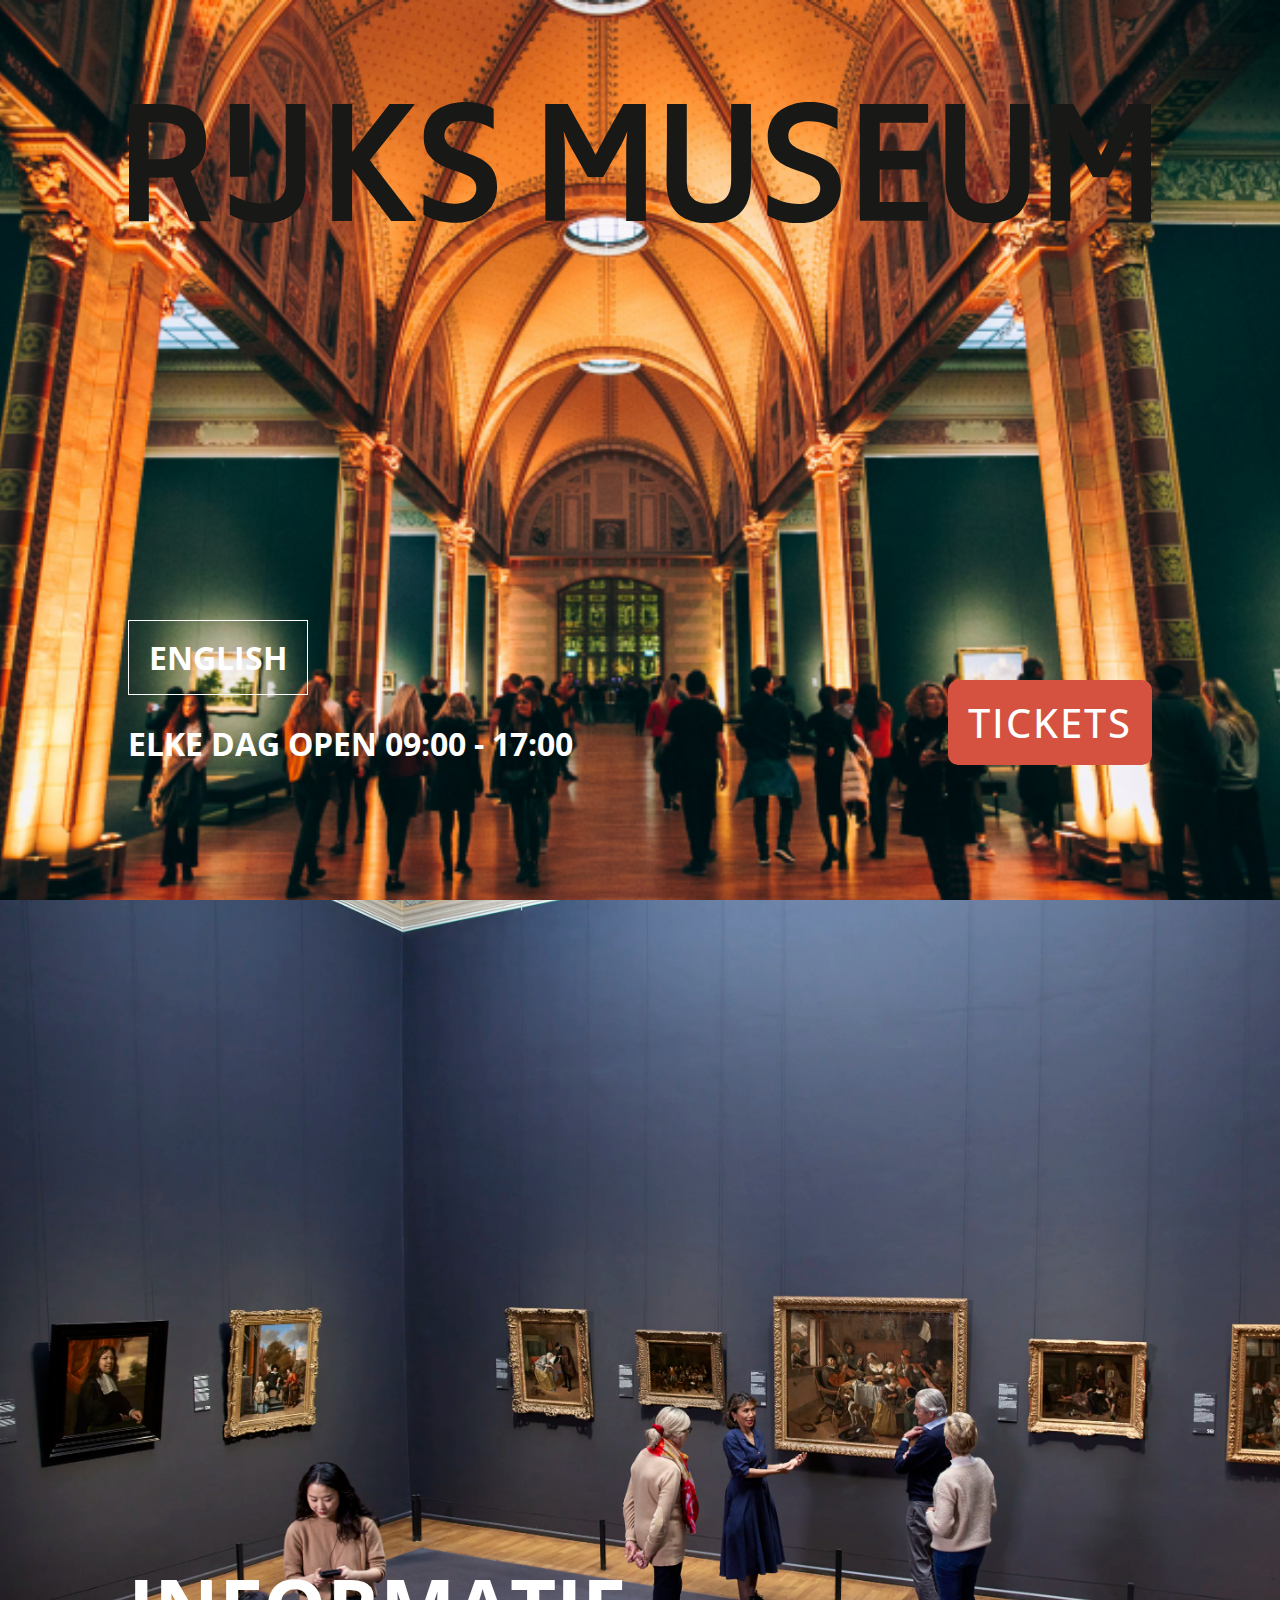
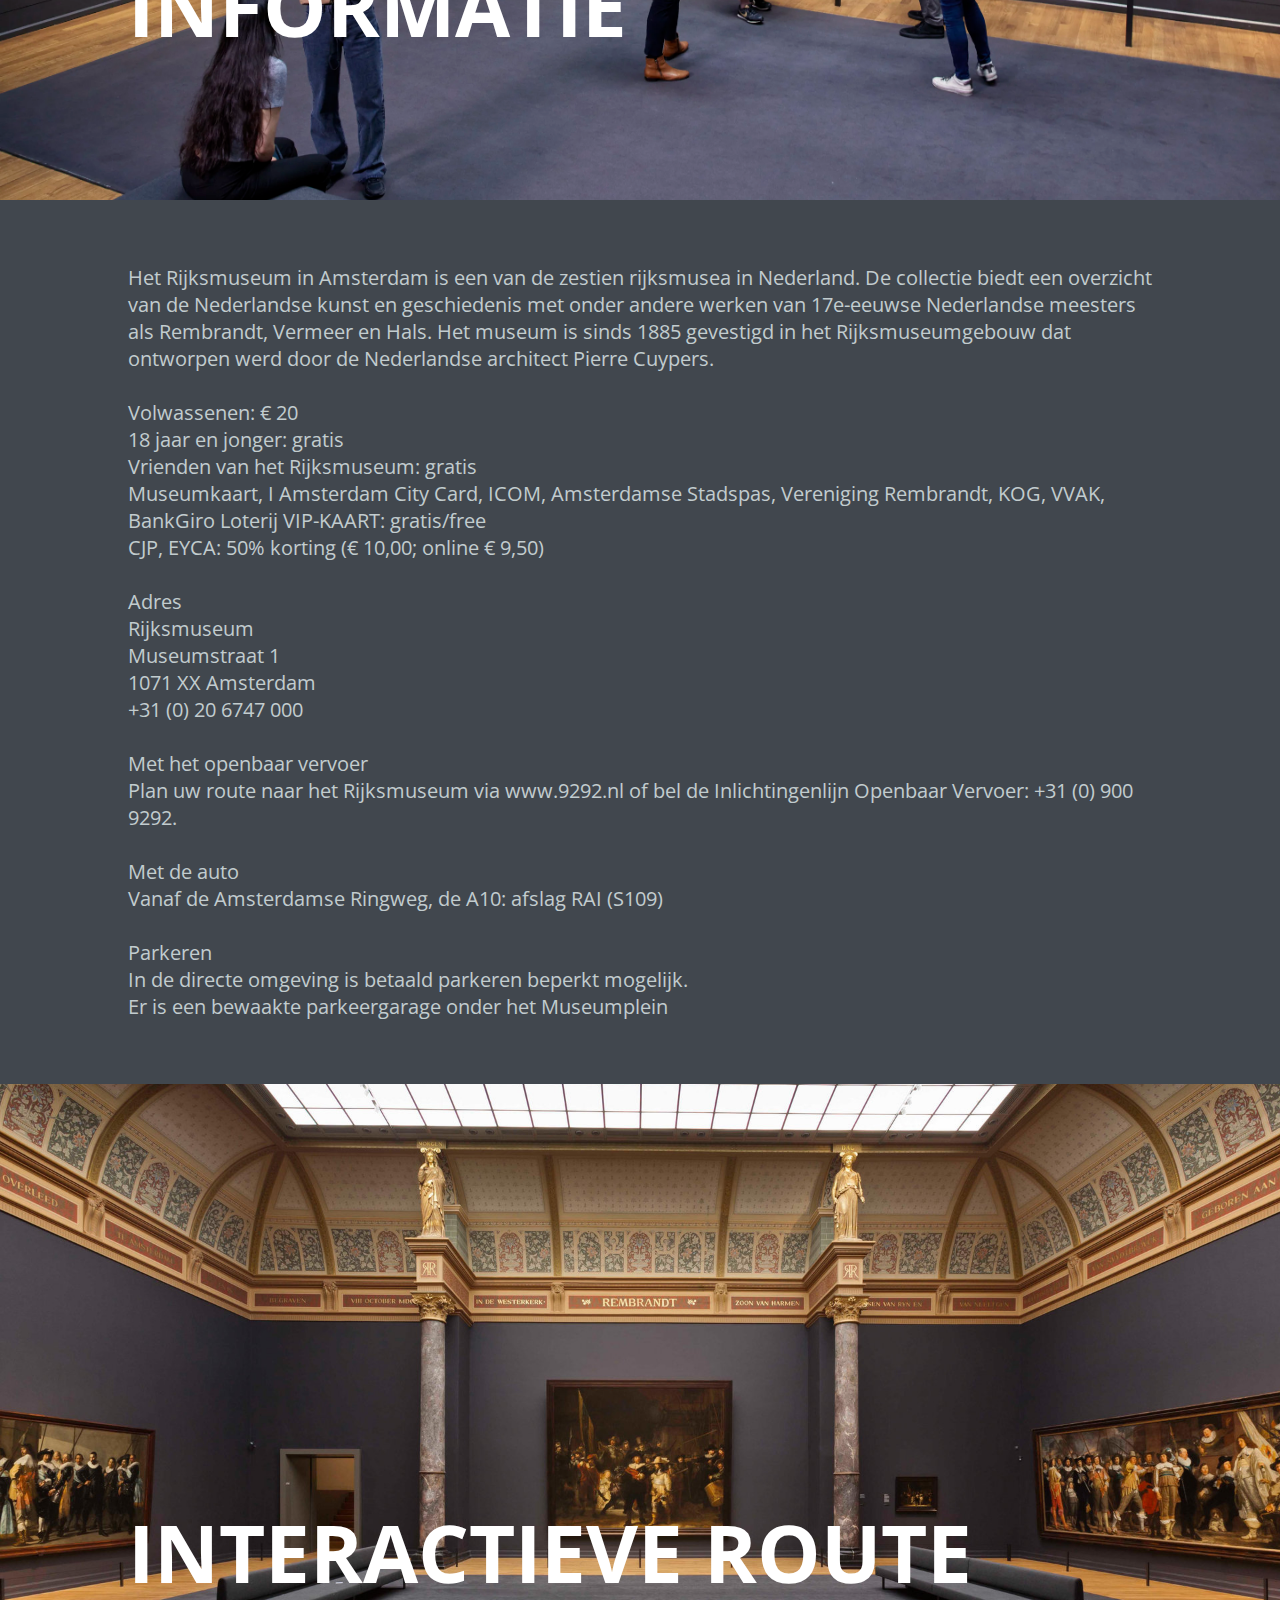
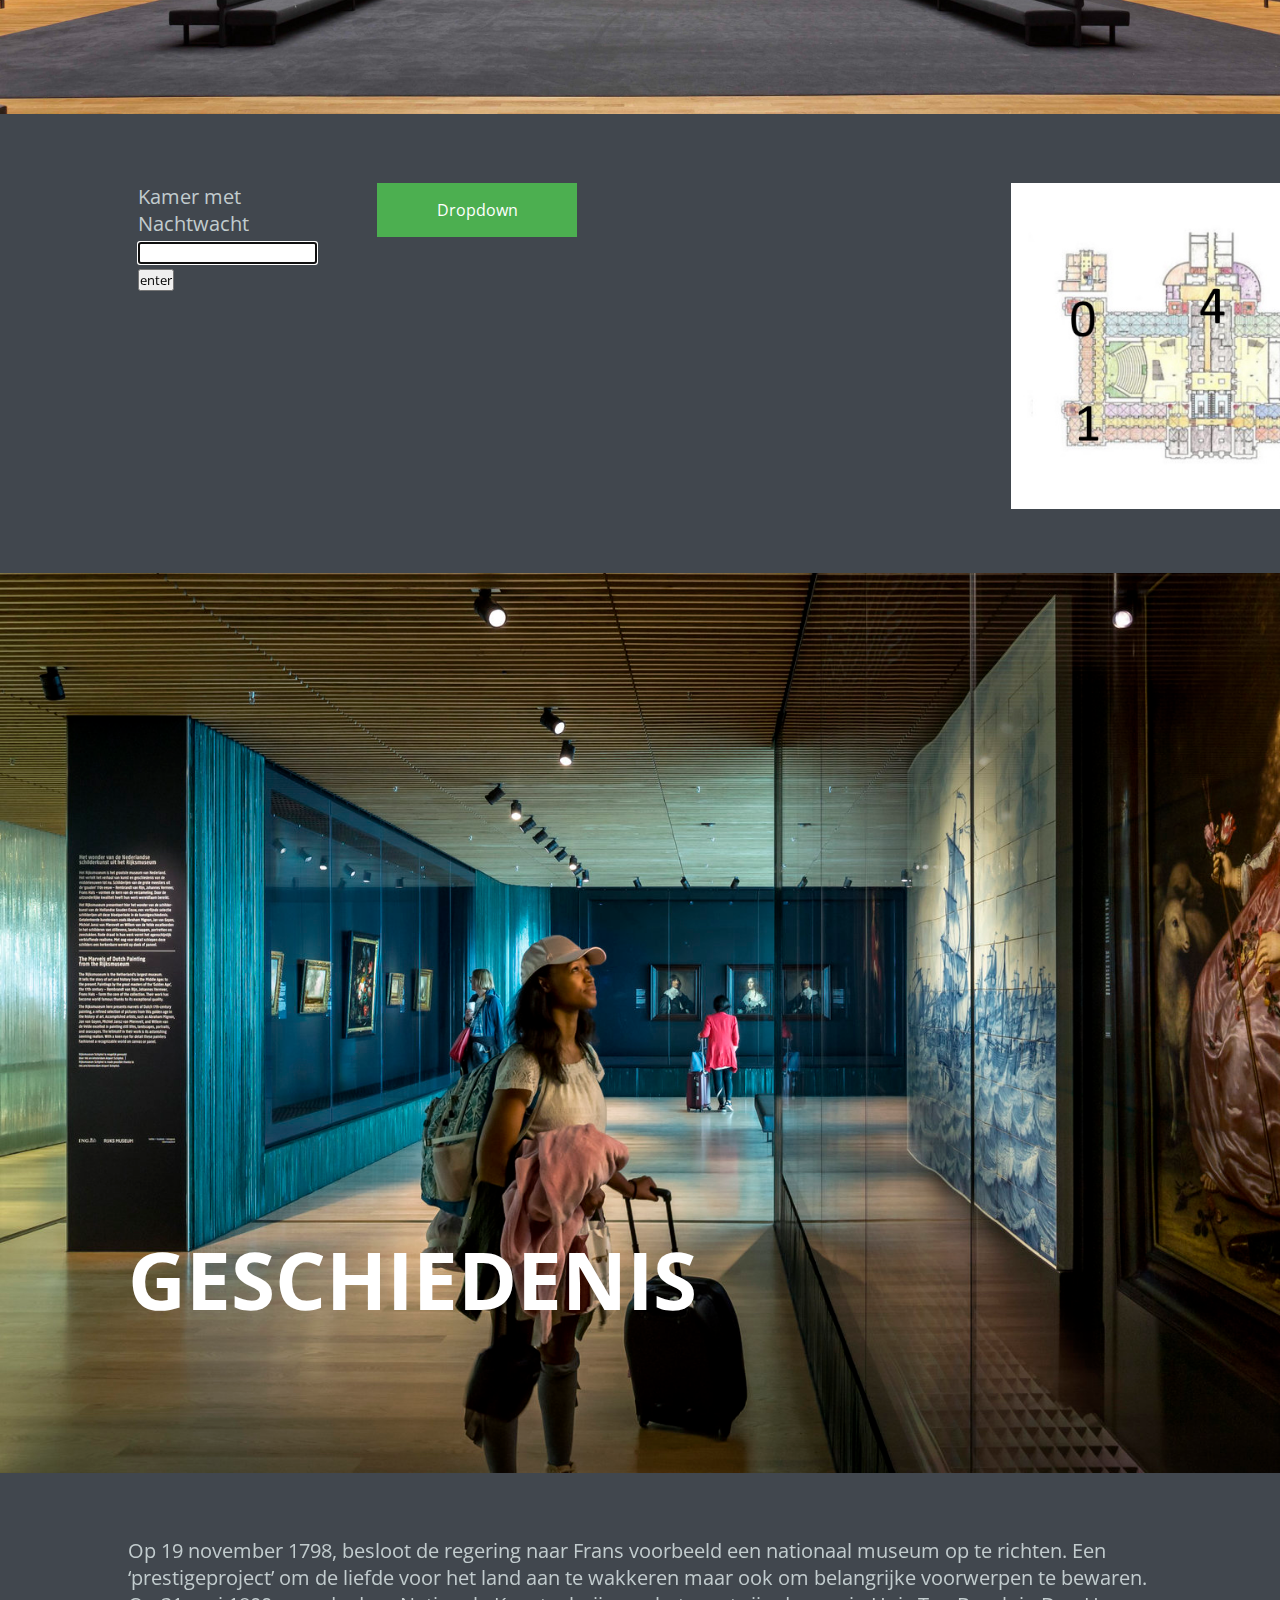
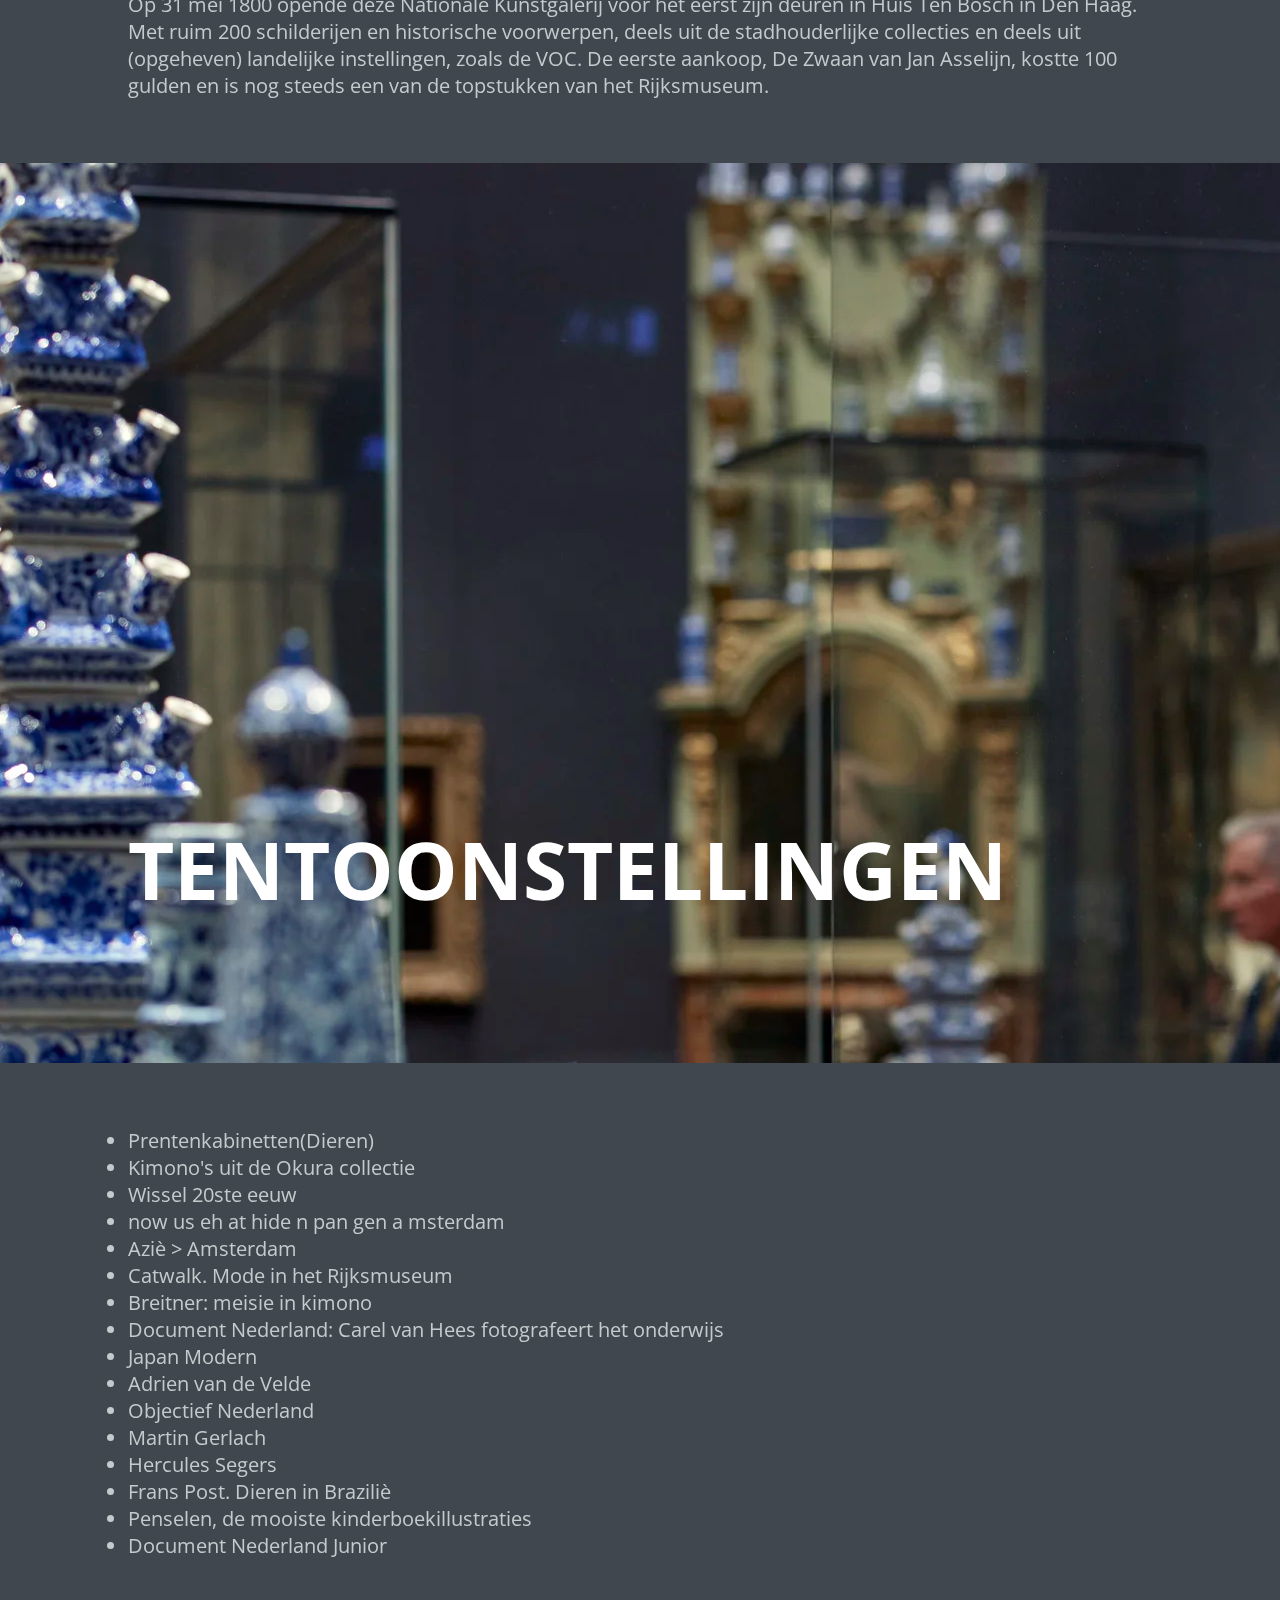
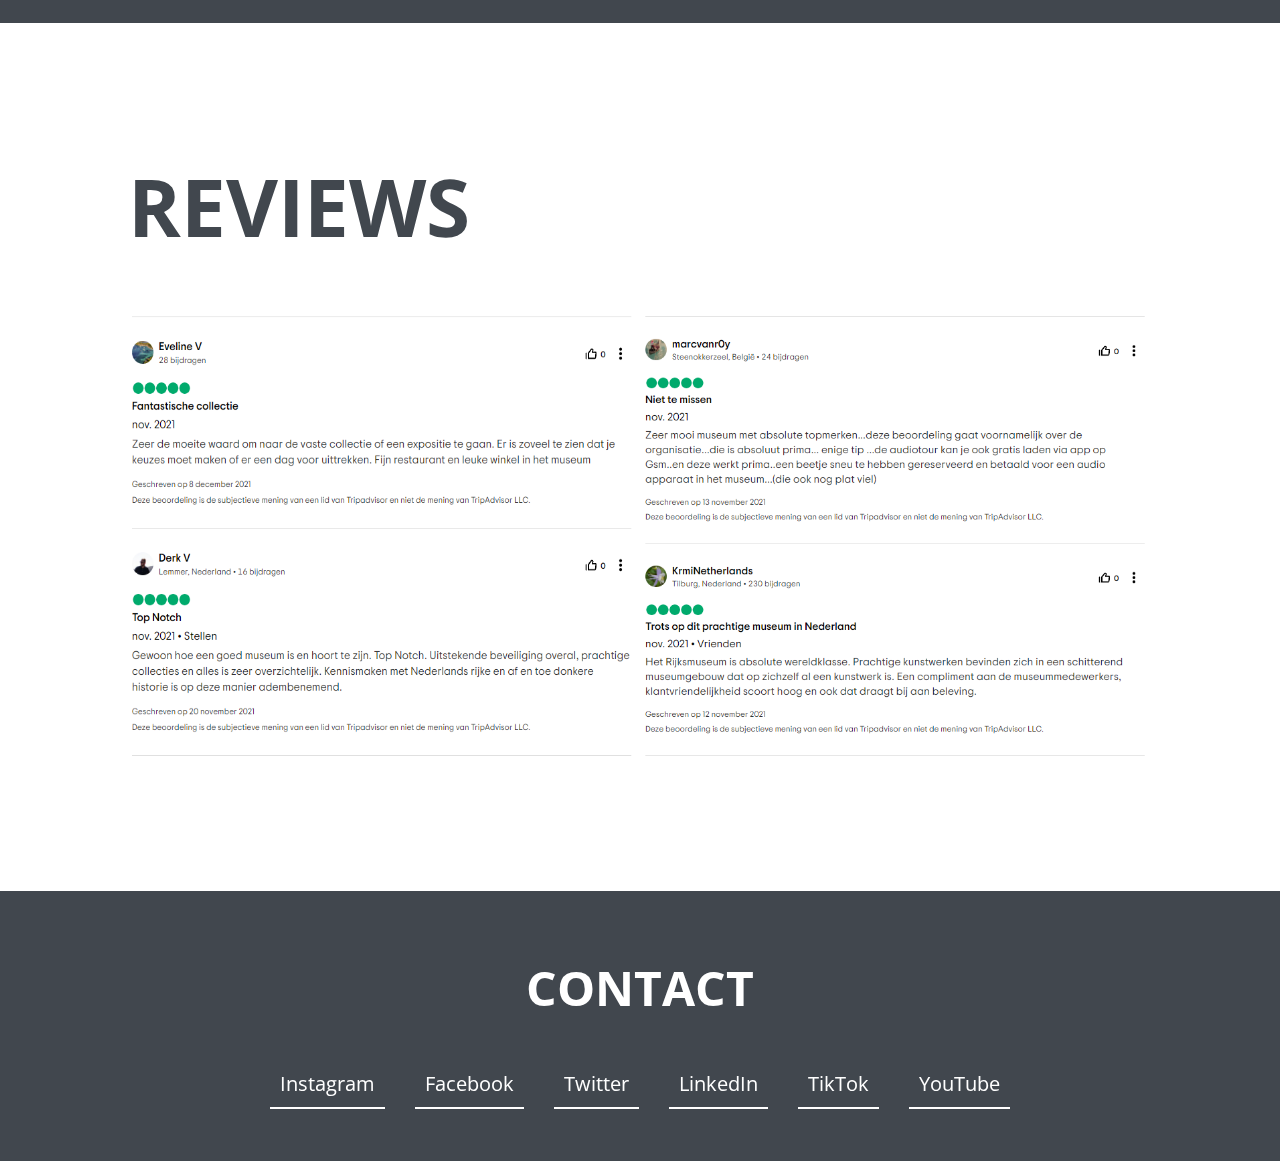
<file: Website/index.html>
<!DOCTYPE html>
<html lang="nl">
<head>
    <meta charset="UTF-8">
    <meta http-equiv="X-UA-Compatible" content="IE=edge">
    <meta name="viewport" content="width=device-width, initial-scale=1.0">
    <link rel="stylesheet" href="css/style.css">
    <link rel="preconnect" href="https://fonts.googleapis.com">
    <link rel="preconnect" href="https://fonts.gstatic.com" crossorigin>
    <link href="https://fonts.googleapis.com/css2?family=Open+Sans:ital,wght@0,300;0,400;0,500;0,600;0,700;0,800;1,300;1,400;1,500;1,600;1,700;1,800&display=swap" rel="stylesheet">
    <title>Museum Online Rijksmuseum</title>
</head>
<body>
    <header>
        <figure>
            <img id="rijksmuseumlogo" src="img/rijksmuseum.svg" alt="Rijksmuseum logo">
        </figure>
        <h2 id="openingstijden"><a class="english" href="english.html">ENGLISH</a> <br> <br> ELKE DAG OPEN 09:00 - 17:00</h2>
        <h2 id="bezoek"><a class="bezoekA" href="https://www.rijksmuseum.nl/nl/tickets/artikelen?utm_expid=.pPw6AdirT7Okm2pKwQ5XAg.0&utm_referrer=http%3A%2F%2Fwww.rijksmuseum.nl%2Fen">TICKETS</a></h2>
    </header>
    <main>
        <article>
            <section id="informatie">
                <img src="img/rijksmuseum1.jpg" style="width: 100%; height: 100%; object-fit: cover;" id="informationSlide" class="fadeOut" alt="Slideshow">
                <h2 class="informationTitle title">INFORMATIE</h2>
            </section>
            <section id="informationText">
                <p class="pageText">Het Rijksmuseum in Amsterdam is een van de zestien rijksmusea in Nederland. De collectie biedt een overzicht van de
                Nederlandse kunst en geschiedenis met onder andere werken van 17e-eeuwse Nederlandse meesters als Rembrandt, Vermeer en
                Hals. Het museum is sinds 1885 gevestigd in het Rijksmuseumgebouw dat ontworpen werd door de Nederlandse architect
                Pierre Cuypers.<br>
                <br>
                Volwassenen: € 20<br>
                18 jaar en jonger: gratis<br>
                Vrienden van het Rijksmuseum: gratis<br>
                Museumkaart, I Amsterdam City Card, ICOM, Amsterdamse Stadspas, Vereniging Rembrandt, KOG, VVAK, BankGiro Loterij VIP-KAART: gratis/free<br>
                CJP, EYCA: 50% korting (€ 10,00; online € 9,50)<br>
                <br>
                Adres<br>
                Rijksmuseum<br>
                Museumstraat 1<br>
                1071 XX Amsterdam<br>
                +31 (0) 20 6747 000<br>
                <br>
                Met het openbaar vervoer<br>
                Plan uw route naar het Rijksmuseum via www.9292.nl of bel de Inlichtingenlijn Openbaar Vervoer: +31 (0) 900 9292.<br>
                <br>
                Met de auto<br>
                Vanaf de Amsterdamse Ringweg, de A10: afslag RAI (S109)<br>
                <br>
                Parkeren<br>
                In de directe omgeving is betaald parkeren beperkt mogelijk.<br>
                Er is een bewaakte parkeergarage onder het Museumplein</p>
            </section>

            <section id="fotoSlider" class="fotoSlider">

            </section>

            <section id="onlineMuseum">
                <img id="myImage" src="img/0.jpg" alt="foto sb">
                <h2 id="museumTitle" class="title">INTERACTIEVE ROUTE</h2>
            </section>
            <section id="onlineMuseumText">
                <div class="links">
                    <div id="myInteraction">
                        <div id="myTitle">hier komt de titel</div>
                        <input autofocus autocomplete="off" type="text" id="myInput"><button onclick="getInput()">enter</button>                
                    </div>
                </div>
                <div class="dropdown">
                    <button class="dropbtn">Dropdown</button>
                    <div class="dropdown-content">
                      <button class="gray" onclick="show(0)">0. Kamer met Nachtwacht</button>
                      <button onclick="show(1)">1. Kamer met andere grote schilderijen</button>
                      <button class="gray" onclick="show(2)">2. Kamer met Melkmeisje</button>
                      <button onclick="show(3)">3. Ruimte met kleine schilderijen</button>
                      <button class="gray" onclick="show(4)">4. Gang met veel kamers en schilderijen</button>
                    </div>
                </div>
                <div class="plattegronddiv">
                    <img class="plattegrond" src="img/plattegrond.jpg" alt="Plattegrond">
                </div>
            </section>
            <section id="geschiedenis" class="cover">
                <h2 class="title">GESCHIEDENIS</h2>
            </section>
            <section id="geschiedenisText">
                <p class="pageText">Op 19 november 1798, besloot de regering naar Frans voorbeeld een nationaal museum op te richten. Een ‘prestigeproject’
                om de liefde voor het land aan te wakkeren maar ook om belangrijke voorwerpen te bewaren. Op 31 mei 1800 opende deze
                Nationale Kunstgalerij voor het eerst zijn deuren in Huis Ten Bosch in Den Haag. Met ruim 200 schilderijen en
                historische voorwerpen, deels uit de stadhouderlijke collecties en deels uit (opgeheven) landelijke instellingen, zoals
                de VOC. De eerste aankoop, De Zwaan van Jan Asselijn, kostte 100 gulden en is nog steeds een van de topstukken van het
                Rijksmuseum.</p>
            </section>
            <section id="tentoonstellingen" class="cover">
                <h2 class="title">TENTOONSTELLINGEN</h2>
            </section>
            <section class="pageText">
                <ul>
                    <li>Prentenkabinetten(Dieren)</li>
                    <li>Kimono's uit de Okura collectie</li> 
                    <li>Wissel 20ste eeuw</li> 
                    <li>now us eh at hide n pan gen a msterdam</li> 
                    <li>Aziè > Amsterdam</li> 
                    <li>Catwalk. Mode in het Rijksmuseum</li> 
                    <li>Breitner: meisie in kimono</li> 
                    <li>Document Nederland: Carel van Hees fotografeert het onderwijs</li> 
                    <li>Japan Modern</li> 
                    <li>Adrien van de Velde</li> 
                    <li>Objectief Nederland</li> 
                    <li>Martin Gerlach</li> 
                    <li>Hercules Segers</li> 
                    <li>Frans Post. Dieren in Braziliè</li> 
                    <li>Penselen, de mooiste kinderboekillustraties</li> 
                    <li>Document Nederland Junior</li> 
                </ul>
            </section>
            <section id="reviews" class="cover">
                <h2 class="reviewTitle">REVIEWS</h2>
                <div id="reviewImgs">
                    <img src="img/reviews1.jpg" alt="Reviews" class="reviewImg">
                    <img src="img/reviews2.jpg" alt="Reviews" class="reviewImg">
                </div>
            </section>
        </article>
    </main>
    <footer>
        <section id="contact" class="pageText">
            <h2 class="contactTitle">CONTACT</h2>
            <ul>
                <li><a href="https://www.instagram.com/rijksmuseum/">Instagram</a></li>
                <li><a href="https://www.facebook.com/rijksmuseum/">Facebook</a></li>
                <li><a href="https://twitter.com/rijksmuseum">Twitter</a></li>
                <li><a href="https://www.linkedin.com/company/rijksmuseum">LinkedIn</a></li>
                <li><a href="https://www.tiktok.com/@rijksmuseum">TikTok</a></li>
                <li><a href="https://www.youtube.com/channel/UCEXuPfYt1M3e8DT1LDeSfVg">YouTube</a></li>
            </ul>
        </section>
    </footer>
    <script type="text/javascript" src="js/script.js"></script>
</body>
</html>
</file>
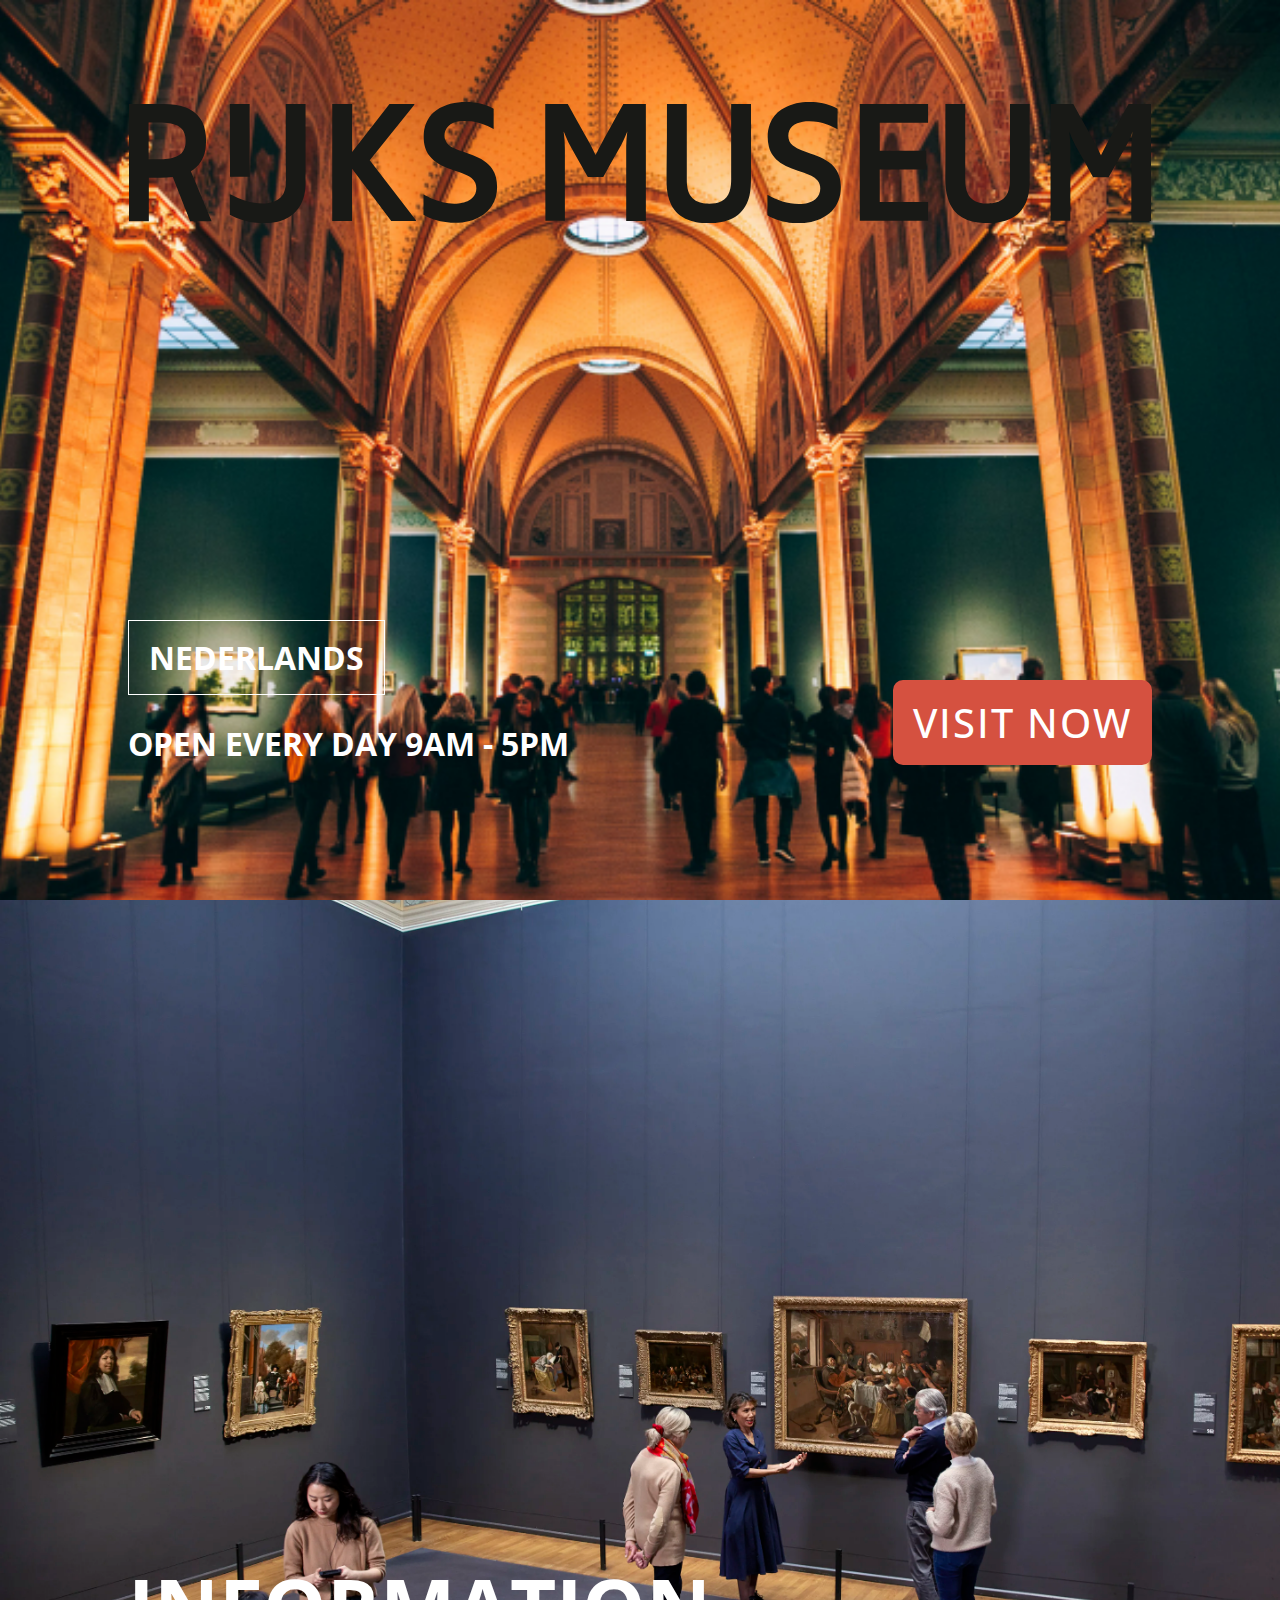
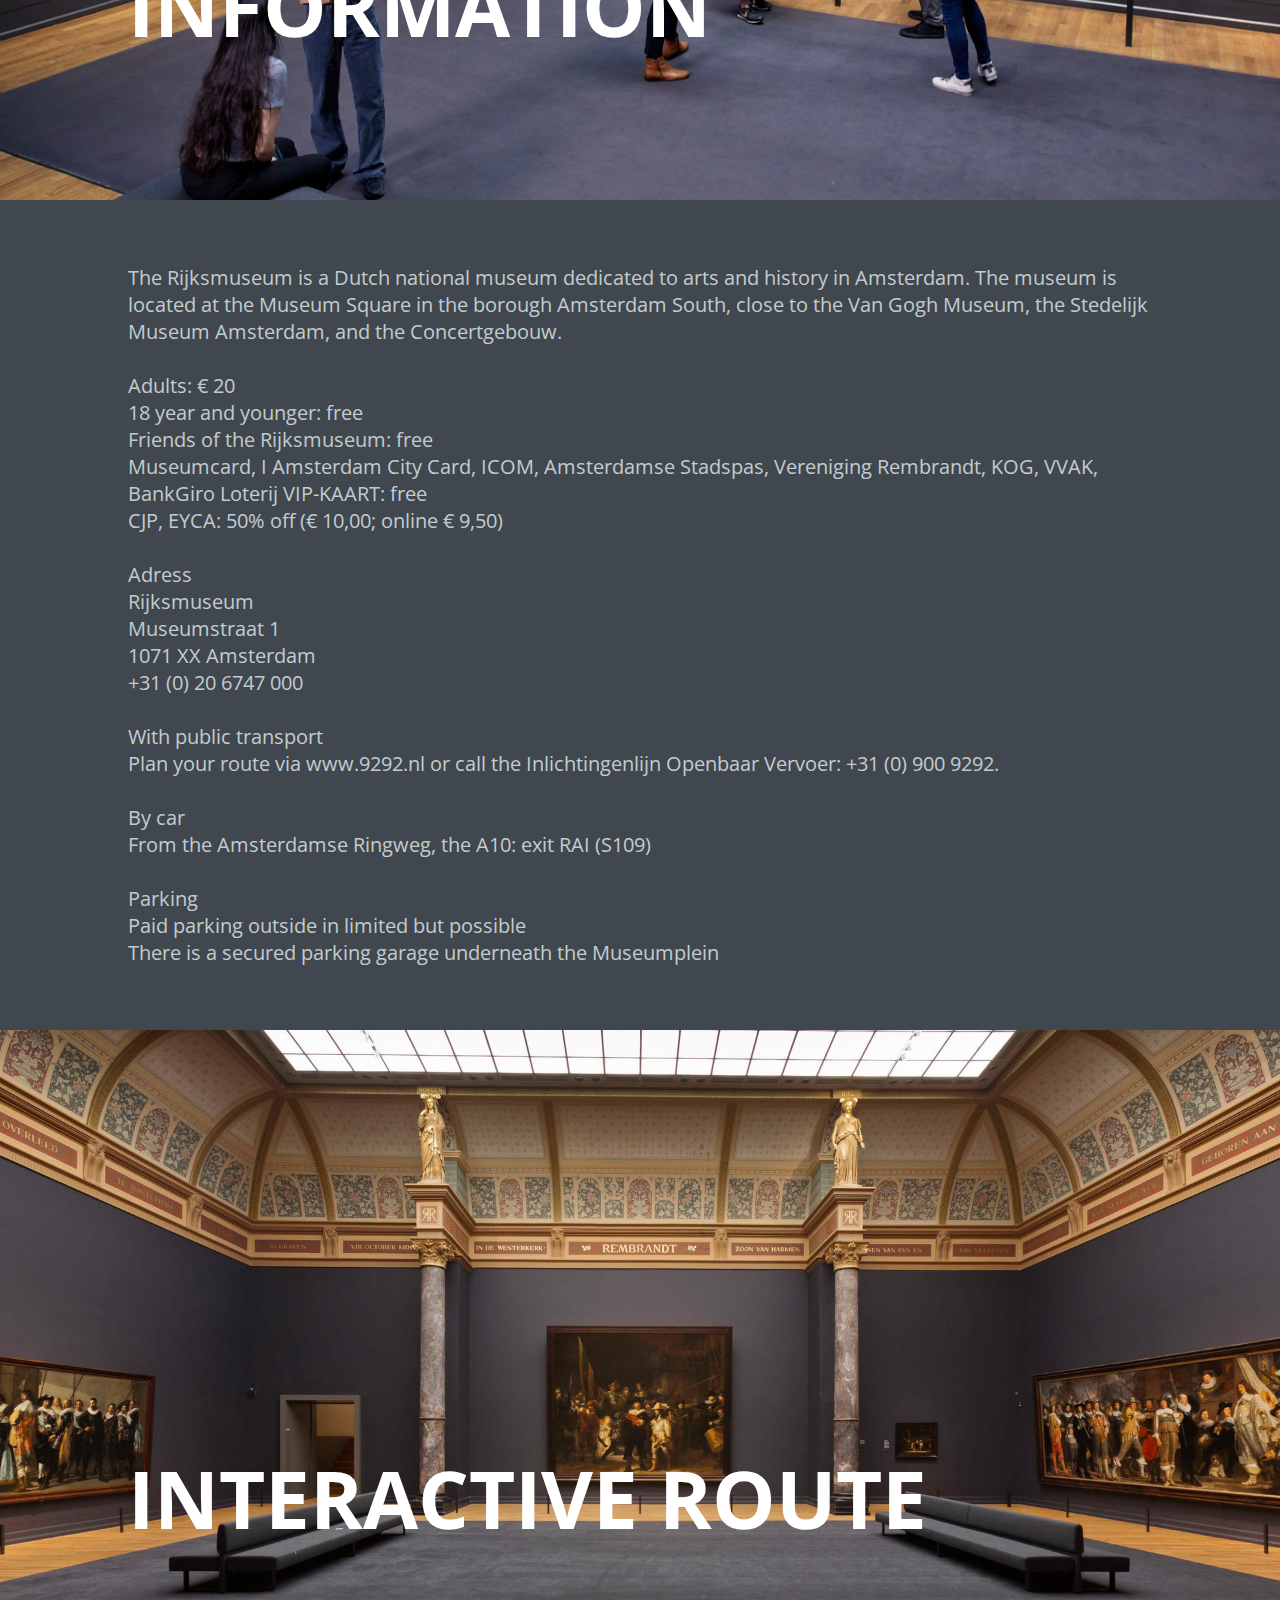
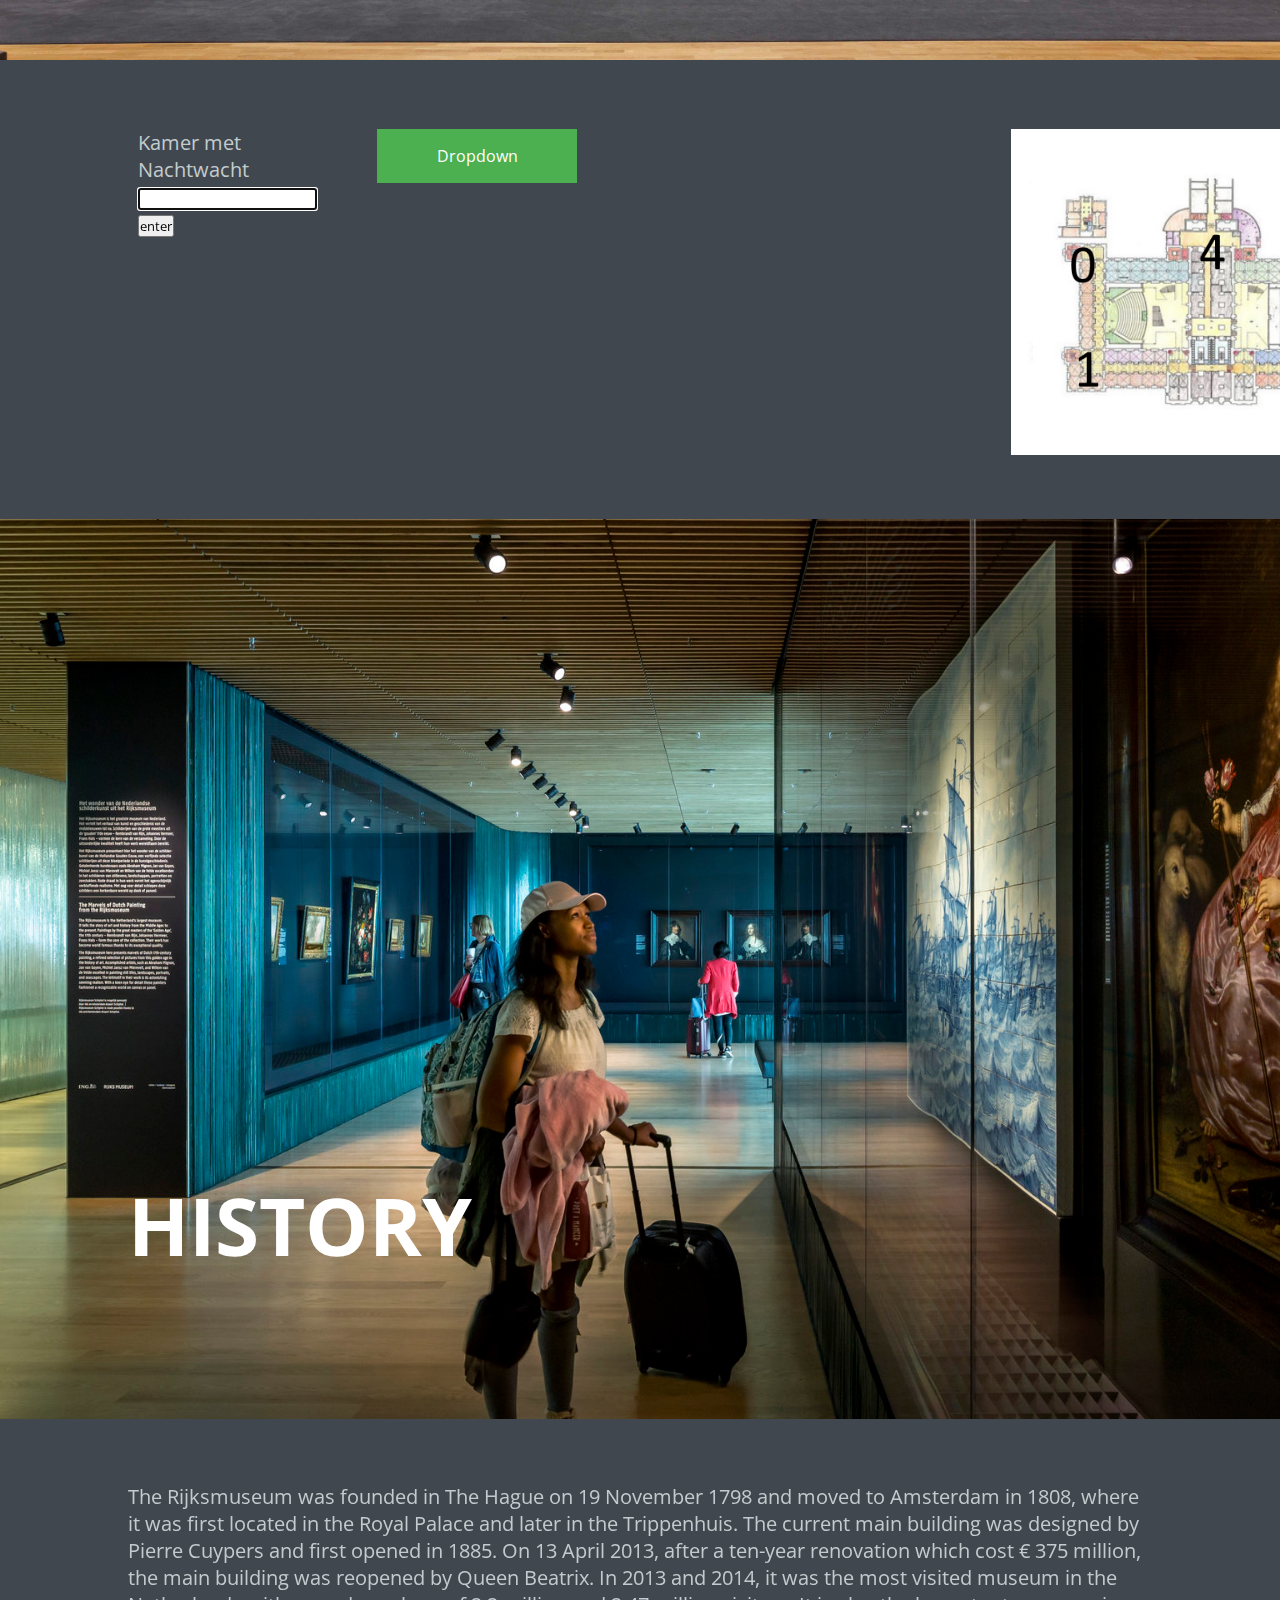
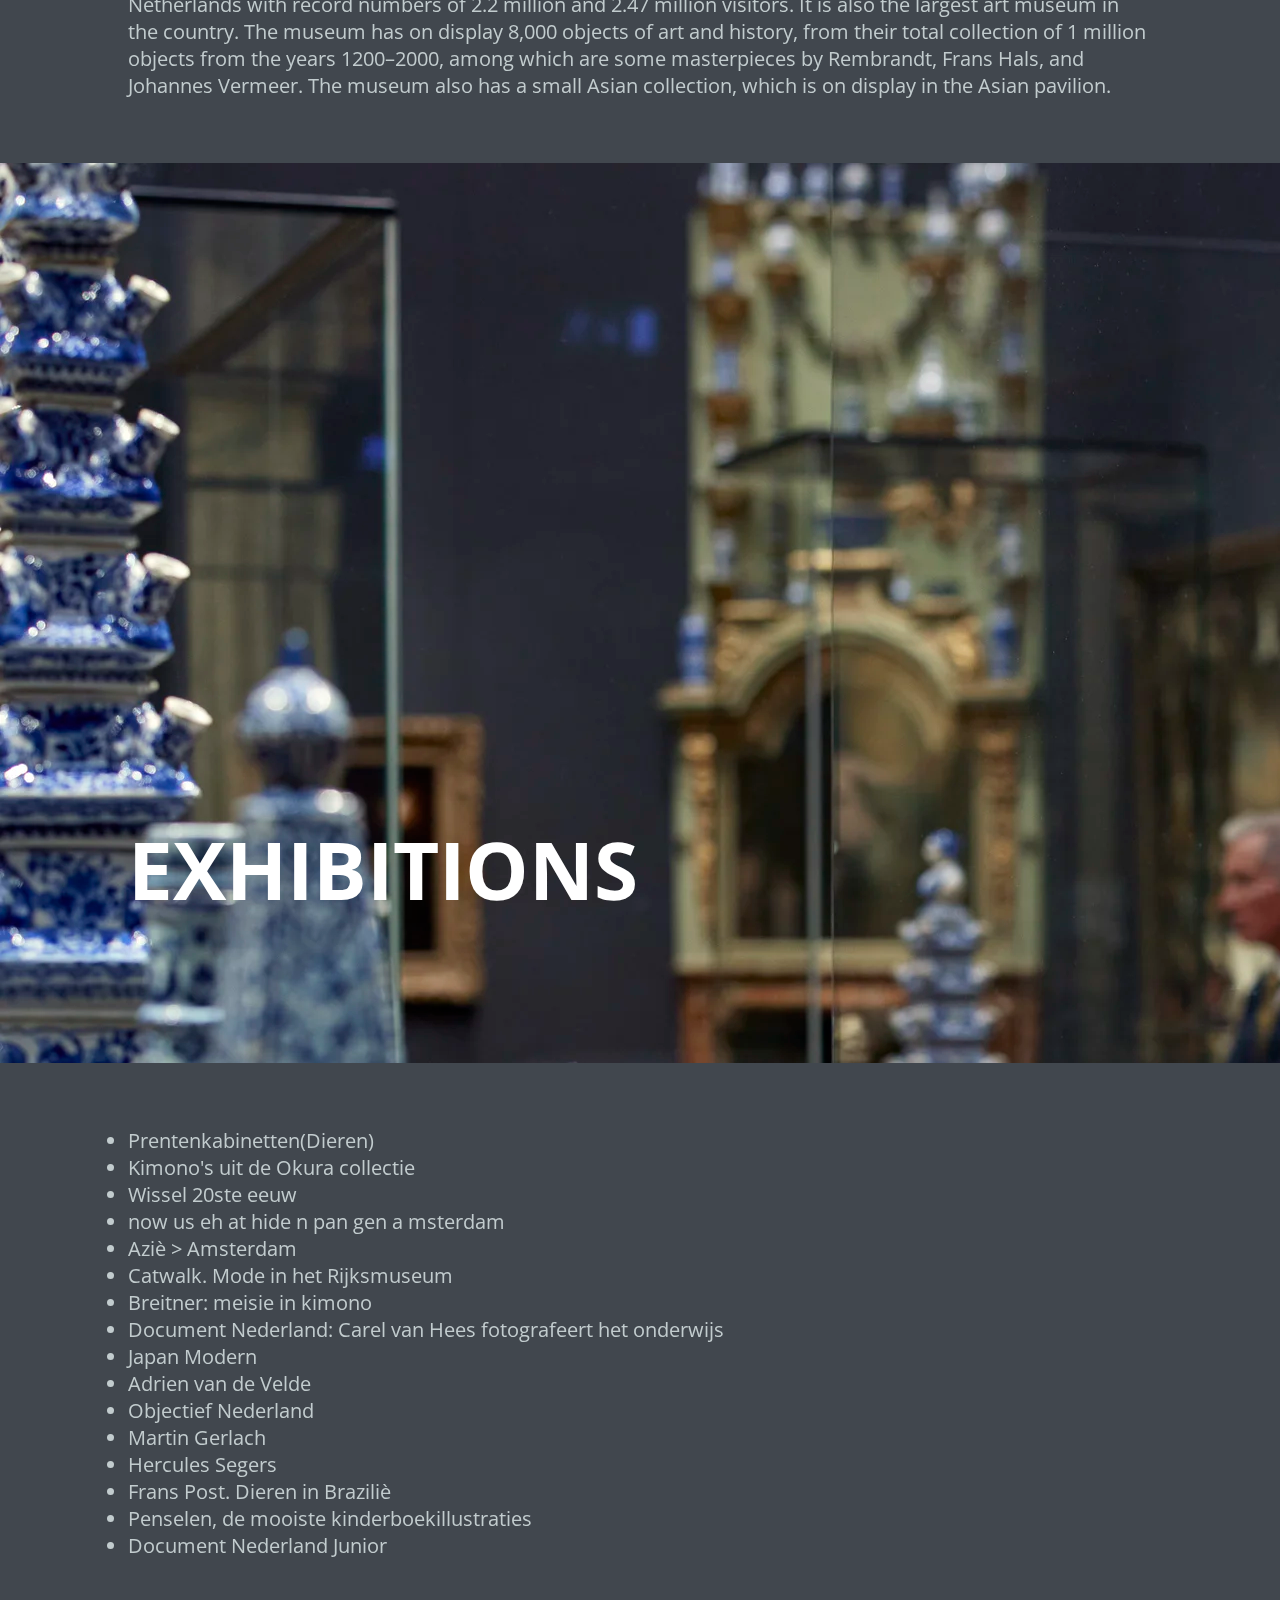
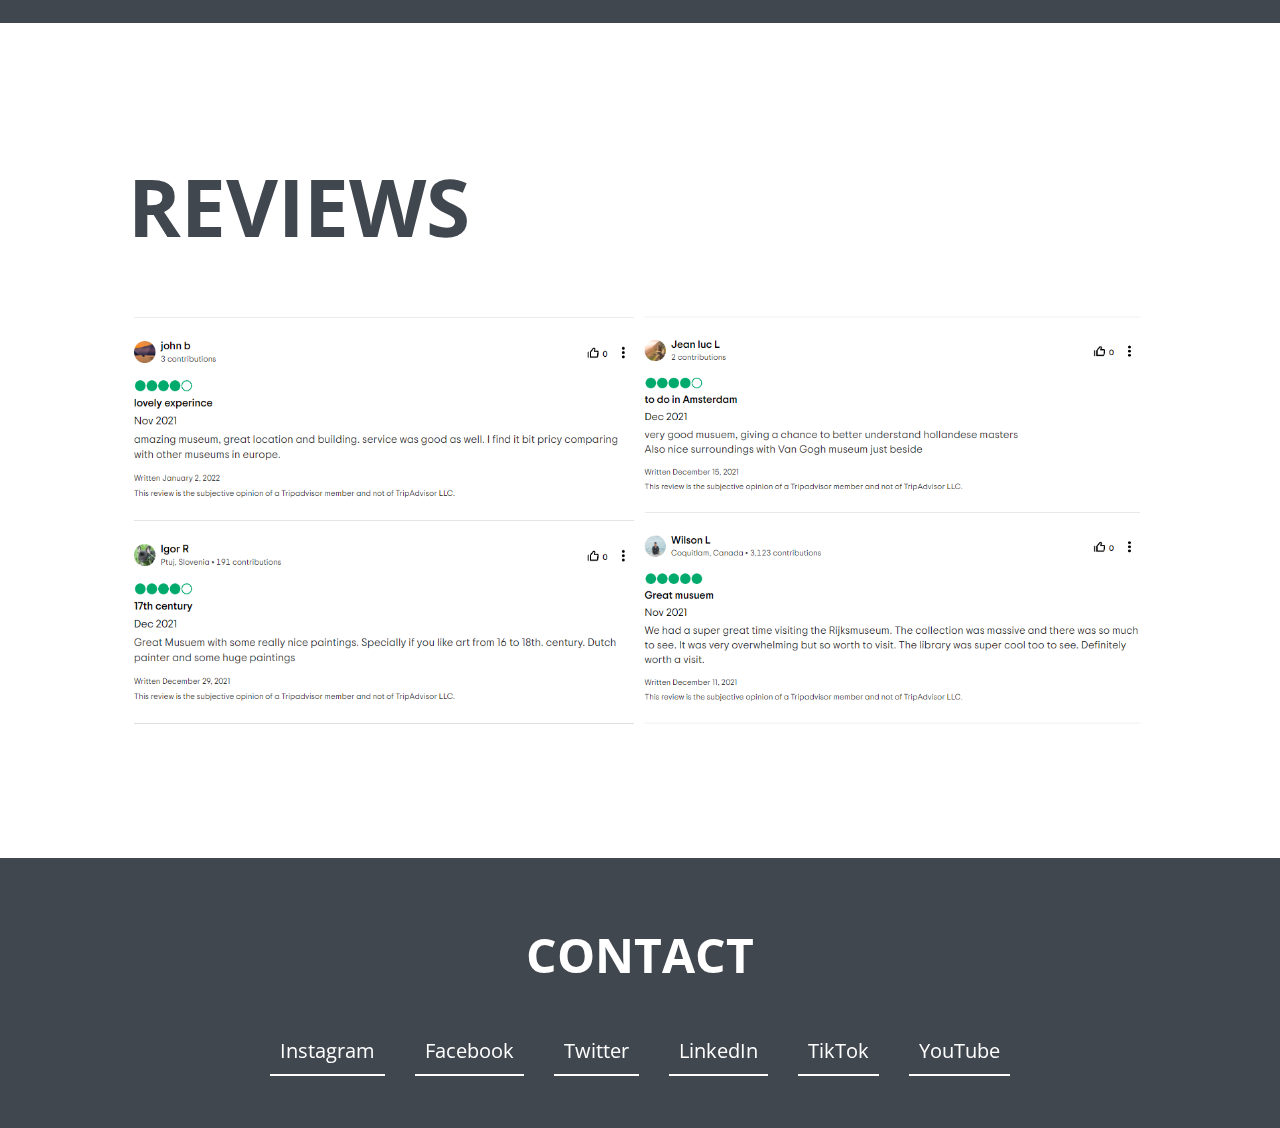
<file: Website/english.html>
<!DOCTYPE html>
<html lang="en">
<head>
    <meta charset="UTF-8">
    <meta http-equiv="X-UA-Compatible" content="IE=edge">
    <meta name="viewport" content="width=device-width, initial-scale=1.0">
    <link rel="stylesheet" href="css/style.css">
    <link rel="preconnect" href="https://fonts.googleapis.com">
    <link rel="preconnect" href="https://fonts.gstatic.com" crossorigin>
    <link href="https://fonts.googleapis.com/css2?family=Open+Sans:ital,wght@0,300;0,400;0,500;0,600;0,700;0,800;1,300;1,400;1,500;1,600;1,700;1,800&display=swap" rel="stylesheet">
    <title>Museum Online Rijksmuseum</title>
</head>
<body>
    <header>
        <figure>
            <img id="rijksmuseumlogo" src="img/rijksmuseum.svg" alt="Rijksmuseum logo">
        </figure>
        <h2 id="openingstijden"><a class="english" href="index.html">NEDERLANDS</a><br> <br> OPEN EVERY DAY 9AM - 5PM</h2>
        <h2 id="bezoek"><a class="bezoekA" href="https://www.rijksmuseum.nl/nl/tickets/artikelen?utm_expid=.pPw6AdirT7Okm2pKwQ5XAg.0&utm_referrer=http%3A%2F%2Fwww.rijksmuseum.nl%2Fen">VISIT NOW</a></h2>
    </header>
    <main>
        <article>
            <section id="informatie">
                <img src="" style="width: 100%; height: 100%; object-fit: cover;" id="informationSlide" class="fadeOut">
                <h2 class="informationTitle title">INFORMATION</h2>
            </section>
            <section id="informationText">
                <p class="pageText">The Rijksmuseum is a Dutch national museum dedicated to arts and history in Amsterdam. The museum is located at the Museum Square in the borough Amsterdam South, close to the Van Gogh Museum, the Stedelijk Museum Amsterdam, and the Concertgebouw.<br>
                <br>
                Adults: € 20<br>
                18 year and younger: free<br>
                Friends of the Rijksmuseum: free<br>
                Museumcard, I Amsterdam City Card, ICOM, Amsterdamse Stadspas, Vereniging Rembrandt, KOG, VVAK, BankGiro Loterij VIP-KAART: free<br>
                CJP, EYCA: 50% off (€ 10,00; online € 9,50)<br>
                <br>
                Adress<br>
                Rijksmuseum<br>
                Museumstraat 1<br>
                1071 XX Amsterdam<br>
                +31 (0) 20 6747 000<br>
                <br>
                With public transport<br>
                Plan your route via www.9292.nl or call the Inlichtingenlijn Openbaar Vervoer: +31 (0) 900 9292.<br>
                <br>
                By car<br>
                From the Amsterdamse Ringweg, the A10: exit RAI (S109)<br>
                <br>
                Parking<br>
                Paid parking outside in limited but possible<br>
                There is a secured parking garage underneath the Museumplein</p>
            </section>

            <section id="fotoSlider" class="fotoSlider">

            </section>

            <section id="onlineMuseum">
                <img id="myImage" src="img/0.jpg" alt="foto sb">
                <h2 id="museumTitle" class="title">INTERACTIVE ROUTE</h2>
            </section>
            <section id="onlineMuseumText">
                <div class="links">
                    <div id="myInteraction">
                        <div id="myTitle">hier komt de titel</div>
                        <input autofocus autocomplete="off" type="text" id="myInput"><button onclick="getInput()">enter</button>                
                    </div>
                </div>
                <div class="dropdown">
                    <button class="dropbtn">Dropdown</button>
                    <div class="dropdown-content">
                      <button class="gray" onclick="show(0)">0. Kamer met Nachtwacht</button>
                      <button onclick="show(1)">1. Kamer met andere grote schilderijen</button>
                      <button class="gray" onclick="show(2)">2. Kamer met Melkmeisje</button>
                      <button onclick="show(3)">3. Ruimte met kleine schilderijen</button>
                      <button class="gray" onclick="show(4)">4. Gang met veel kamers en schilderijen</button>
                    </div>
                  </div>
                </div>
                <div class="plattegronddiv">
                    <img class="plattegrond" src="img/plattegrond.jpg">
                </div>
            </section>
            <section id="geschiedenis" class="cover">
                <h2 class="title">HISTORY</h2>
            </section>
            <section id="geschiedenisText">
                <p class="pageText">The Rijksmuseum was founded in The Hague on 19 November 1798 and moved to Amsterdam in 1808, where it was first located in the Royal Palace and later in the Trippenhuis. The current main building was designed by Pierre Cuypers and first opened in 1885. On 13 April 2013, after a ten-year renovation which cost € 375 million, the main building was reopened by Queen Beatrix. In 2013 and 2014, it was the most visited museum in the Netherlands with record numbers of 2.2 million and 2.47 million visitors. It is also the largest art museum in the country.

                The museum has on display 8,000 objects of art and history, from their total collection of 1 million objects from the years 1200–2000, among which are some masterpieces by Rembrandt, Frans Hals, and Johannes Vermeer. The museum also has a small Asian collection, which is on display in the Asian pavilion.</p>
            </section>
            <section id="tentoonstellingen" class="cover">
                <h2 class="title">EXHIBITIONS</h2>
            </section>
            <section class="pageText">
                <ul>
                    <li>Prentenkabinetten(Dieren)</li>
                    <li>Kimono's uit de Okura collectie</li> 
                    <li>Wissel 20ste eeuw</li> 
                    <li>now us eh at hide n pan gen a msterdam</li> 
                    <li>Aziè > Amsterdam</li> 
                    <li>Catwalk. Mode in het Rijksmuseum</li> 
                    <li>Breitner: meisie in kimono</li> 
                    <li>Document Nederland: Carel van Hees fotografeert het onderwijs</li> 
                    <li>Japan Modern</li> 
                    <li>Adrien van de Velde</li> 
                    <li>Objectief Nederland</li> 
                    <li>Martin Gerlach</li> 
                    <li>Hercules Segers</li> 
                    <li>Frans Post. Dieren in Braziliè</li> 
                    <li>Penselen, de mooiste kinderboekillustraties</li> 
                    <li>Document Nederland Junior</li> 
                </ul>
            </section>
            <section id="reviews" class="cover">
                <h2 class="reviewTitle">REVIEWS</h2>
                <div id="reviewImgs">
                    <img src="img/reviews3.jpg" alt="Reviews" class="reviewImg">
                    <img src="img/reviews4.jpg" alt="Reviews" class="reviewImg">
                </div>
            </section>
        </article>
    </main>
    <footer>
        <section id="contact" class="pageText">
        <li><h2 class="contactTitle">CONTACT</h2></li>
            <ul>
                <li><a href="https://www.instagram.com/rijksmuseum/">Instagram</a></li>
                <li><a href="https://www.facebook.com/rijksmuseum/">Facebook</a></li>
                <li><a href="https://twitter.com/rijksmuseum">Twitter</a></li>
                <li><a href="https://www.linkedin.com/company/rijksmuseum">LinkedIn</a></li>
                <li><a href="https://www.tiktok.com/@rijksmuseum">TikTok</a></li>
                <li><a href="https://www.youtube.com/channel/UCEXuPfYt1M3e8DT1LDeSfVg">YouTube</a></li>
            </ul>
        </section>
    </footer>
    <script type="text/javascript" src="js/script.js"></script>
</body>
</html>
</file>
<file: Website/css/style.css>
* {
	padding: 0;
	margin: 0;
	box-sizing: border-box;
	font-family: "Open Sans", sans-serif;
}

body {
	overflow-x: hidden;
	background: #2b2f33;
}

/* Header */
header {
	min-height: 100vh;
	display: flex;
	justify-content: center;
	position: relative;
	background-image: url(../img/rijksmuseum3.jpg);
	background-size: cover;
	background-position: center;
}

#rijksmuseumlogo {
	width: 80vw;
	margin-top: 10%;
	fill: white;
}

.dropbtn {
	background-color: #4CAF50;
	color: white;
	padding: 16px;
	font-size: 16px;
	border: none;
	cursor: pointer;
	width: 200px;
}
  
.dropdown {
	position: relative;
	display: inline-block;
}


.dropdown-content {
	display: none;
	position: absolute;
	min-width: 160px;
	box-shadow: 0px 8px 16px 0px rgba(0,0,0,0.2);
	z-index: 1;
	}

.dropdown-content button {
	color: black;
	background: white;
	outline: inherit;
	padding: 12px 16px;
	text-decoration: none;
	display: block;
	font-size: 16px;
	width: 100%;
	border: none;
}

.dropdown-content button.gray {
	background: rgb(230, 230, 230);
}

.dropdown-content a:hover {background-color: #f1f1f1}

.dropdown:hover .dropdown-content {
display: block;
}

.dropdown:hover .dropbtn {
background-color: #3e8e41;
}

#reviews.cover {
	background: white;
}

.bezoekA {
	color: white;
	text-decoration: none;
}

#bezoek,
#openingstijden {
	position: absolute;
	bottom: 15%;
	color: white;
}

.english a {
	color: white;
	text-decoration: none;
	font-size: 3rem;
}

#bezoek {
	right: 10%;
	background: #D55140;
	font-weight: 500;
	letter-spacing: 2px;
	padding: 15px 20px;
	font-size: 2.5rem;
	border-radius: 10px;
}

#openingstijden {
	left: 10%;
	font-size: 2rem;
}

.english {
	border: 1px solid white;
	padding: 15px 20px;
}

#openingstijden a {
	color: white;
	text-decoration: none;
}

#informationSlide {
    opacity:1;
    transition: 0.5s ease-in-out; 
}

#informationSlide.fadeOut {
    opacity: 0;
}

/* Article */

.cover {
	min-height: 100vh;
	min-width: 100%;
	padding: 10%;
	position: relative;
}

#informatie {
	height: 100vh;
	max-width: 100vw;
	position: relative;
}

.informationTitle {
	position: absolute;
	padding-left: 10%;
}

#geschiedenis {
	background: url(../img/rijksmuseum6.jpg);
	background-repeat: no-repeat;
	background-position: center;
	background-size: cover;
}

#tentoonstellingen {
	background: url(../img/rijksmuseum7.jpg);
}

#reviewImgs {
	background: white;
	display: flex;
	justify-content: center;
	max-width: 80vw;
}

section#reviews.cover {
	min-height: min-content;
}

#reviewImgs img {
	width: 40vw;
}

.reviewTitle {
	color: #41474e;
	font-size: 5rem;
	margin-bottom: 50px;
	align-self: center;
}

#contact {
	display: flex;
	align-items: center;
	flex-direction: column;
}

.contactTitle {
	color: white;
	font-size: 3rem;
	margin-bottom: 50px;
}

#contact ul {
	display: flex;
	justify-content: center;
	align-items: center;
	gap: 30px;
}

.title {
	color: white;
	font-size: 5rem;
	margin-bottom: 50px;
	width: fit-content;
	position: absolute;
	bottom: 10%;
}

#contact a {
	color: white;
	text-decoration: none;
	padding: 10px;
	margin-left: 0;
	border-bottom: 2px solid white;
}

#contact a:hover {
	background: #282a2b;
	transition: 0.2s;
}

#contact li {
	list-style: none;
	float: left;
}

.pageText {
	max-width: 50vw;
	color: #c2ccce;
	font-size: 20px;
	transition: all 0.5s ease-in-out;
	background: #41474e;
	min-width: 100vw;
	padding: 5% 10%;
}

/* Tour */

#onlineMuseum {
	background: url(../img/rijksmuseum4.jpg);
	background-repeat: no-repeat;
	background-position: center;
	background-size: cover;
	background: #41474e;
	position: relative;
}

#onlineMuseumText {
	color: #c2ccce;
	padding: 5% 10%;
	background: #41474e;
	display: flex;
	gap: 50px;
	font-size: 20px;
}

#myInteraction {
	padding: 10px;
	padding-top: 0;
}

#museumTitle {
	position: absolute;
	padding-left: 10%;
}

#myImage {
	height: 70vh;
	width: 100vw;
	object-fit: cover;
	position: relative;
}

.plattegrond {
	width: 400px;
	height: 100%;
	margin-left: 30vw;
}

/* Media */
@media (max-width: 1000px) {
	#bezoek,
	#openingstijden {
		position: unset;
		text-align: center;
		margin: 50px;
	}
	header {
		flex-direction: column;
		align-items: center;
	}
	#rijksmuseumlogo {
		margin-bottom: 10%;
	}
	.cover {
		min-height: 75vh;
	}
	.title {
		-webkit-transform: translateX(-50%);
		left: 50%;
		bottom: 20%;
		font-size: 2rem;
	}
	.reviewTitle,
	.contactTitle {
		font-size: 2rem;
	}
	.english A,
	#openingstijden,
	#bezoek {
		font-size: 1rem;
	}
	.english {
		padding: 10px 15px;
	}
	.reviewTitle {
		text-align: center;
	}
	section#reviews.cover {
		min-height: min-content;
	}
	.pageText, #onlineMuseumText {
		font-size: 11px;
	}
	#onlineMuseumText {
		flex-direction: column;
		align-items: center;
	}
	#rijksmuseumlogo {
		margin-top: 0;
	}

	#reviewImgs {
		display: flex;
		flex-direction: column;
		justify-content: center;
		align-items: center;
	}
	#contact ul {
		display: flex;
		flex-direction: column;
		justify-content: center;
		align-items: center;
	}
	#contact.pageText {
		align-items: center;
		text-align: center;
		display: flex;
		justify-content: center;
	}
	#contact {
		min-height: 50vh;
		padding-bottom: 5vh;
	}
	#contact a {
		padding-left: 10vw;
		padding-right: 10vw;
	}
	#reviewImgs img {
		width: 60vw;
	}
	.plattegrond {
		width: 200px;
		margin-left: 0;
	}
}
</file>
